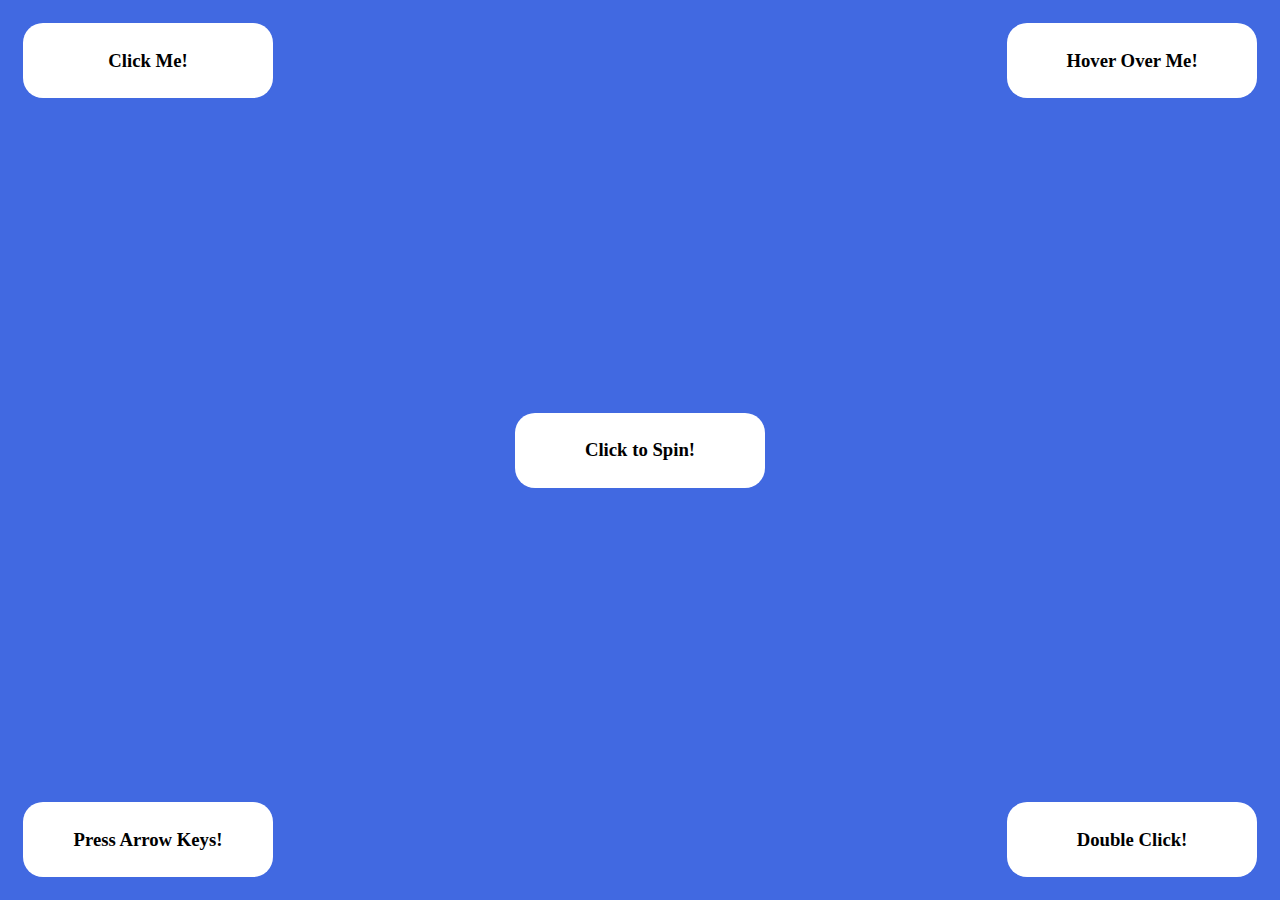
<file: event.html>
<!DOCTYPE html>
<html lang="en">
<head>
    <meta charset="UTF-8">
    <meta name="viewport" content="width=device-width, initial-scale=1.0">
    <title>event</title>
    <link rel="stylesheet" href="css/event.css">
</head>
<body>
    <div class="rectangle click">
        <h3>Click Me!</h3>
    </div>
    <div class="rectangle move">
        <h3>Press Arrow Keys!</h3>
    </div>
    <div class="rectangle spin">
        <h3>Click to Spin!</h3>
    </div>
    <div class="rectangle hover">
        <h3>Hover Over Me!</h3>
    </div>
    <div class="rectangle dblclick">
         <h3>Double Click!</h3>
    </div>
    <script src="js/event.js"></script>
</body>
</html>
</file>
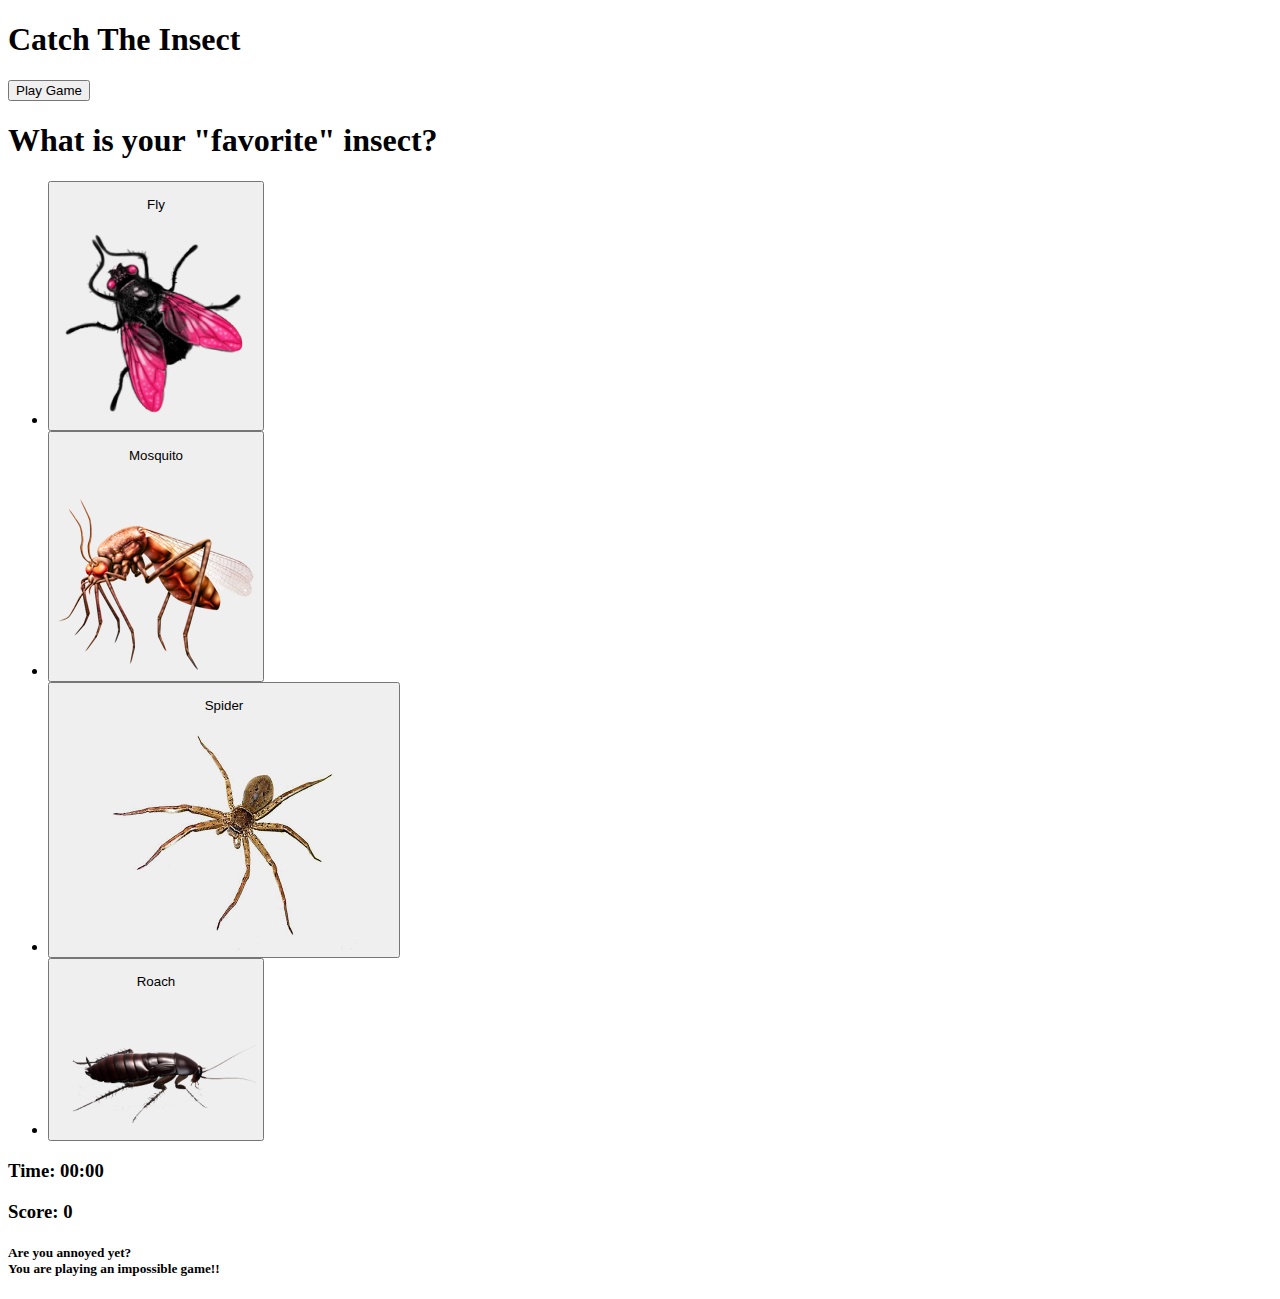
<file: insect.html>
<!DOCTYPE html>
<html lang="en">
<head>
    <meta charset="UTF-8">
    <meta name="viewport" content="width=device-width, initial-scale=1.0">
    <title>Catch The Insect</title>
    <link rel="stylesheet" href="css/insect.css">
</head>
<body>
    <div class="screen up">
        <h1>Catch The Insect</h1>
        <button class="btn" id="start-btn">Play Game</button>
    </div>

    <div class="screen">
        <h1>What is your "favorite" insect?</h1>
        <ul class="insects-list">
            <li>
                <button class="choose-insect-btn">
                    <p>Fly</p>
                    <img src="css/images/Fly.png" alt="Fly">
                </button>
            </li>
             <li>
                <button class="choose-insect-btn">
                    <p>Mosquito</p>
                    <img src="css/images/Mosquito.png" alt="Mosquito">
                </button>
            </li>
             <li>
                <button class="choose-insect-btn">
                    <p>Spider</p>
                    <img src="css/images/spider.png" alt="Spider">
                </button>
            </li>
             <li>
                <button class="choose-insect-btn">
                    <p>Roach</p>
                    <img src="css/images/Roach.png" alt="roach">
                </button>
            </li>
        </ul>
    </div>

    <div class="screen game-container" id="game-container">
        <h3 class="time" id="time">Time: 00:00</h3>
        <h3 id="score" class="score">Score: 0</h3>
        <h5 id="message" class="message">
        Are you annoyed yet? <br>
        You are playing an impossible game!!</h5>
    </div>
</body>
<script src="js/insect.js"></script>
</html>
</file>
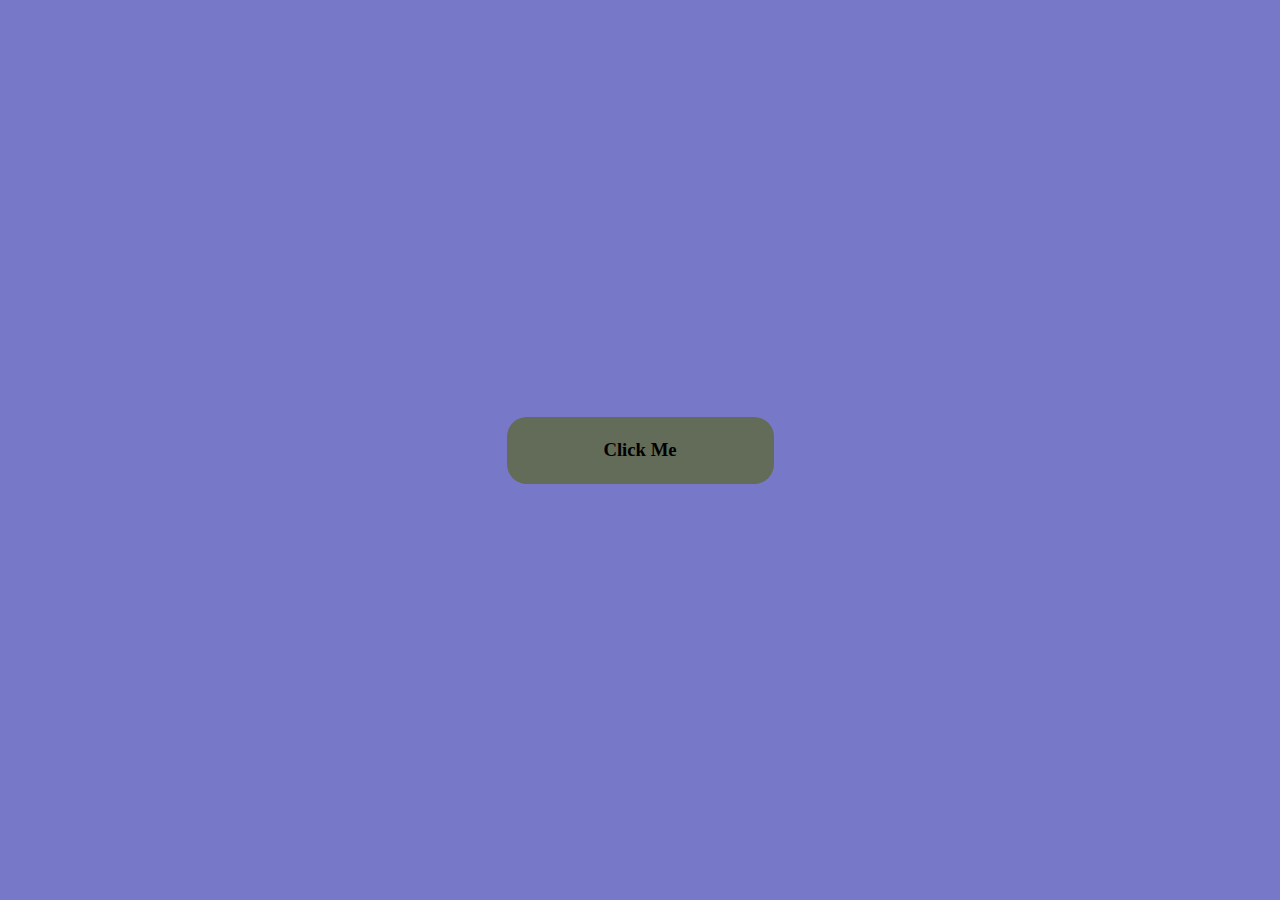
<file: interactive.html>
<!DOCTYPE html>
<html lang="en">
    <head>

        <title>Interactive</title>
        <link rel="stylesheet" href="css/interactive.css">
    </head>
    <body>
        <div class = "rectangle click">
            <h3>Click Me</h3>
        </div>
        <script src="js/interactive.js"></script>

    </body>
</html>
</file>
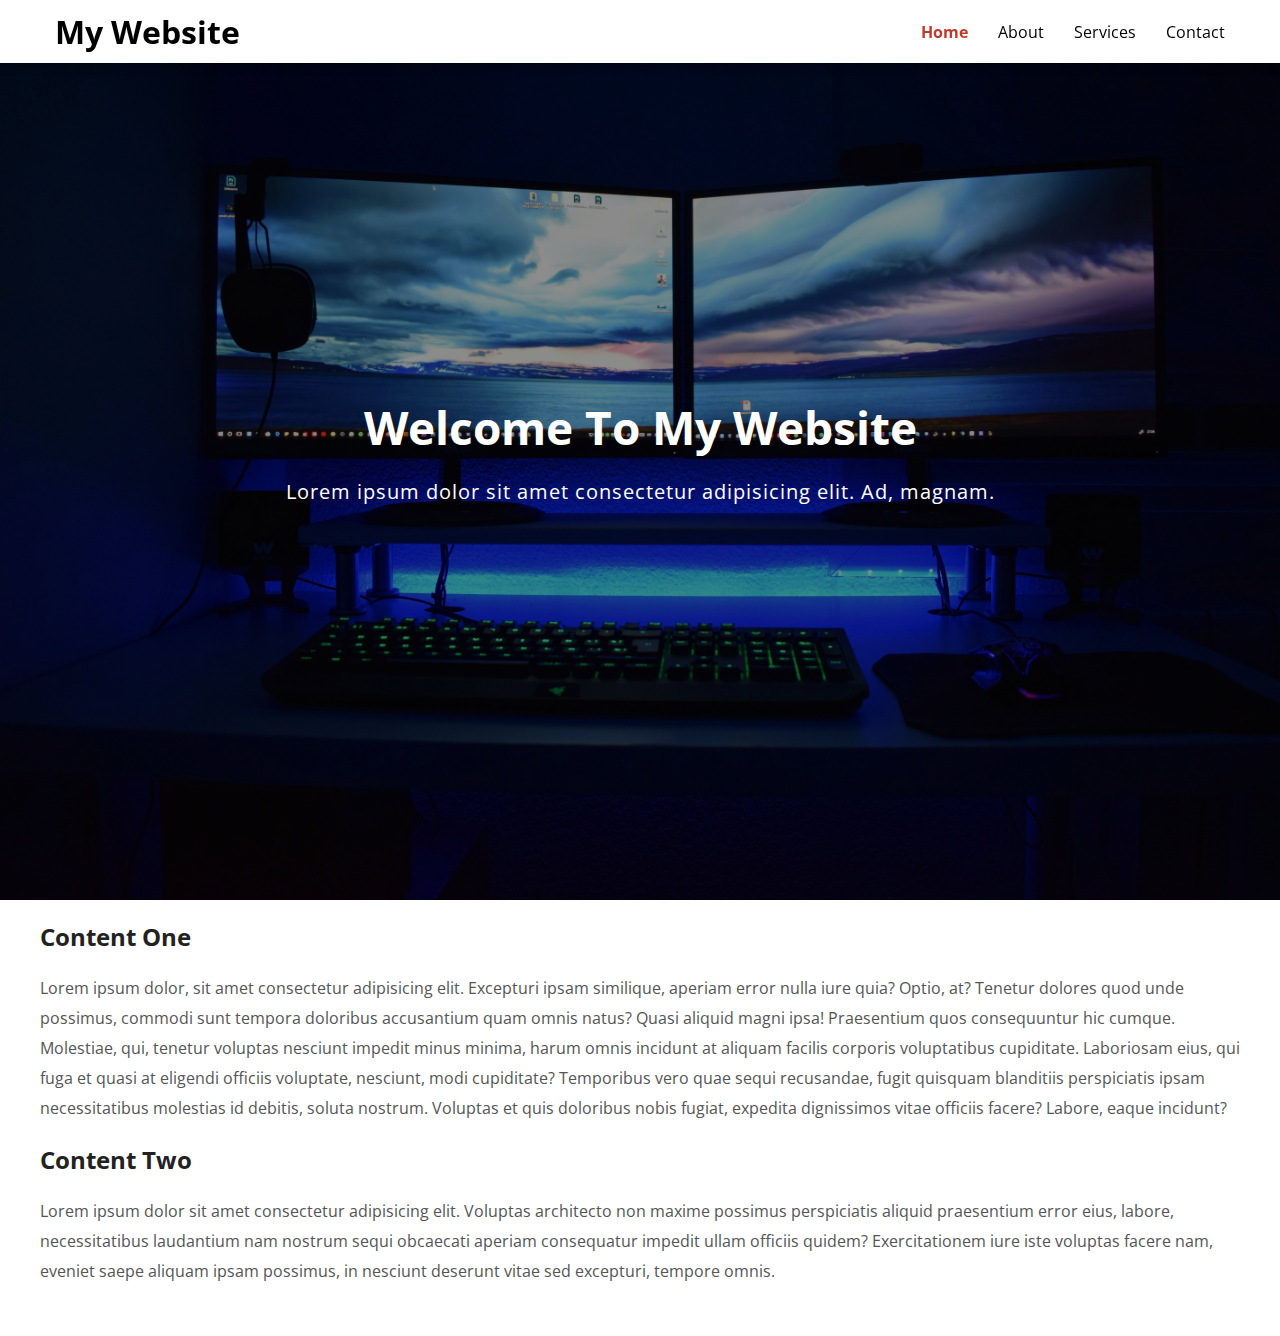
<file: nav.html>
<!DOCTYPE html>
<html lang="en">
<head>
    <title>Nav</title>
    <link rel="stylesheet" href="css/nav.css">
</head>
<body>
<nav class="nav active">
    <div class="container">
        <h1 class="logo"><a href="nav.html">
            My Website</a></h1>
        <ul>
            <li><a href="#" class="current">Home</a></li>
            <li><a href="#">About</a></li>
            <li><a href="#">Services</a></li>
            <li><a href="#">Contact</a></li>
        </ul>
    </div>
</nav>

<div class="hero">
    <div class="container">
        <h1>Welcome To My Website</h1>
        <p>Lorem ipsum dolor sit amet consectetur adipisicing elit. Ad, magnam.</p>
    </div>
</div>

<section class="container content">
    <h2>Content One</h2>
    <p>Lorem ipsum dolor, sit amet consectetur adipisicing elit. Excepturi ipsam similique, aperiam error nulla iure quia? Optio, at? Tenetur dolores quod unde possimus, commodi sunt tempora doloribus accusantium quam omnis natus? Quasi aliquid magni ipsa! Praesentium quos consequuntur hic cumque. Molestiae, qui, tenetur voluptas nesciunt impedit minus minima, harum omnis incidunt at aliquam facilis corporis voluptatibus cupiditate. Laboriosam eius, qui fuga et quasi at eligendi officiis voluptate, nesciunt, modi cupiditate? Temporibus vero quae sequi recusandae, fugit quisquam blanditiis perspiciatis ipsam necessitatibus molestias id debitis, soluta nostrum. Voluptas et quis doloribus nobis fugiat, expedita dignissimos vitae officiis facere? Labore, eaque incidunt?</p>

    <h3>Content Two</h3>
    <p>Lorem ipsum dolor sit amet consectetur adipisicing elit. Voluptas architecto non maxime possimus perspiciatis aliquid praesentium error eius, labore, necessitatibus laudantium nam nostrum sequi obcaecati aperiam consequatur impedit ullam officiis quidem? Exercitationem iure iste voluptas facere nam, eveniet saepe aliquam ipsam possimus, in nesciunt deserunt vitae sed excepturi, tempore omnis.</p>
</section>
</body>
<script src="js/nav.js"></script>
</html>
</file>
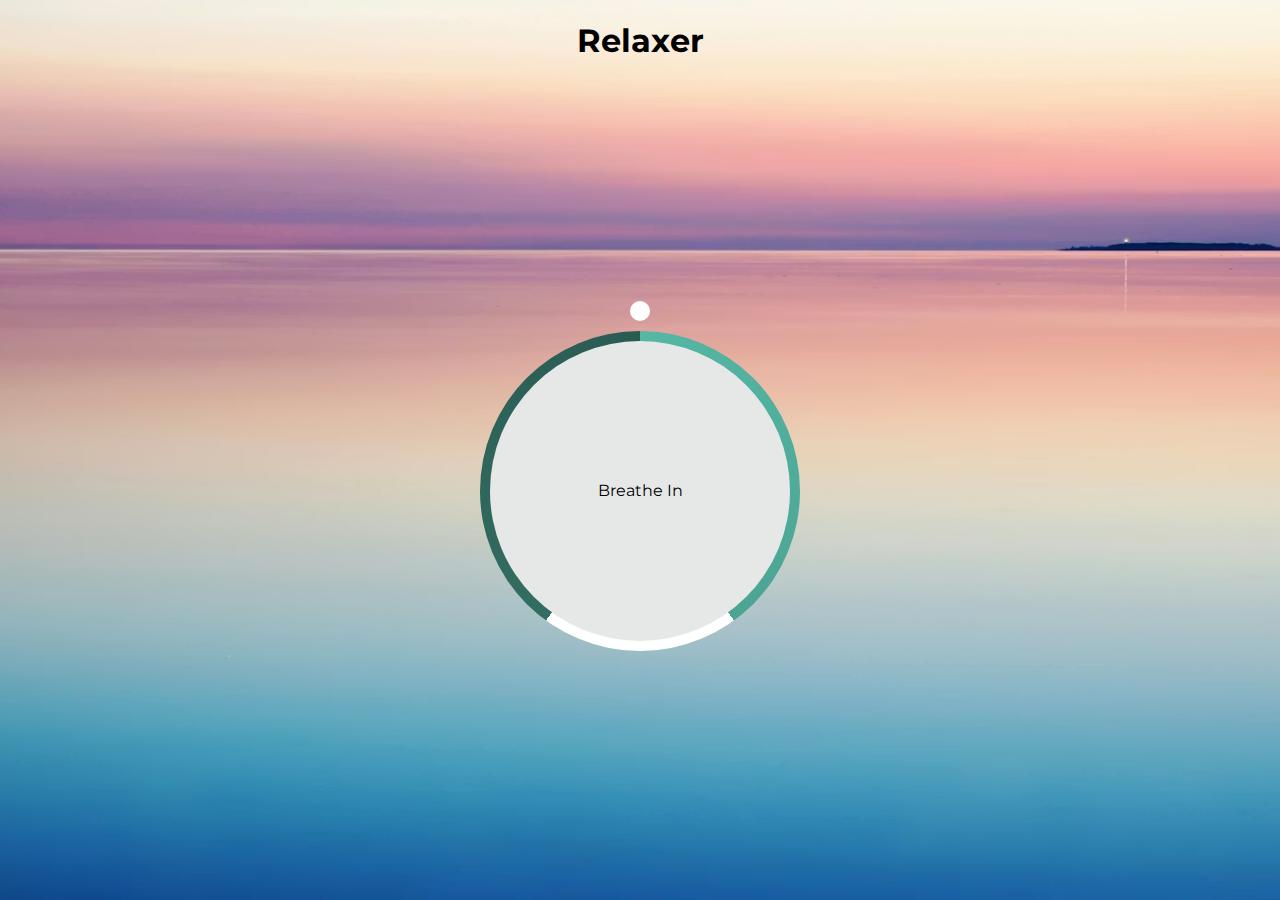
<file: relaxer.html>
<!DOCTYPE html>
<html lang="en">
<head>
    <meta charset="UTF-8">
    <meta name="viewport" content="width=device-width, initial-scale=1.0">
    <title>Relaxer</title>
    <link rel="stylesheet" href="css/relaxer.css">
</head>
<body>
    <h1>Relaxer</h1>

    <div class="container" id="container">
        <div class="circle"></div>

        <p id="text">Breathe In</p>
        <div class="pointer-container">
            <span class="pointer"></span>
        </div>

        <div class="gradient-circle"></div>
    </div>

</body>
</html>
</file>
<file: css/event.css>
* {
    box-sizing: border-box;
}

body {
    display: flex;
    height: 100vh;
    align-items: center;
    justify-content: center;
    margin: 0;
    background: royalblue;
}

.rectangle {
    height: 75px;
    width: 250px;
    background: white;
    margin: 3px;
    border-radius: 20px;
    display: flex;
    justify-content: center;
    align-items: center;
}

.click {
    position: absolute;
    top: 20px;
    left: 20px;
    cursor: pointer;
}

.move {
    position: absolute;
    bottom: 20px;
    left: 20px;
}


.dblclick {
    position: absolute;
    bottom: 20px;
    right: 20px
}

.hover {
    position: absolute;
    top: 20px;
    right: 20px;

}

.start {
    animation: spin 1s linear infinite;
}

@keyframes spin {
    from {
        transform: rotate(0deg);
    }
    to {
        transform: rotate(360deg);
    }
}

@keyframes movearound {
    0% {
        
    }
    25% {

    }
    50% {

    }
    75% {

    }
    100% {

    }
}
</file>
<file: css/insect.css>
cd
</file>
<file: css/interactive.css>
* {
    box-sizing: border-box;
}

body {
    display: flex;
    height: 100vh;
    align-items: center;
    justify-content: center;
    margin: 0;
    background: rgb(120, 120, 200);
}

.rectangle {
    height: 67px;
    width: 267px;
    background: rgb(99, 107, 89);
    margin: 3px;
    border-radius: 20px;
    display: flex;
    justify-content: center;
    align-items: center;
}

.start {
    animation: spin 3s linear infinite;
}

@keyframes spin {
    from {
        transform: rotate(0deg) translateX(200px);
    }
    to {
        transform: rotate(720deg) translateX(200px);
    }
}
</file>
<file: css/nav.css>
@import url('https://fonts.googleapis.com/css2?family=Open+Sans:ital,wght@0,300..800;1,300..800&family=Roboto:ital,wght@0,100..900;1,100..900&display=swap');

* {
    box-sizing: border-box;
    margin: 0;
    padding: 0;
}

body {
    color: #222;
    padding-bottom: 50px;
    font-family: "Open Sans", sans-serif;
}

.container {
    max-width: 1200px;
    margin: 0 auto;
}

.hero {
    background-image: url(images/computer.jpg);
    background-repeat: no-repeat;
    background-size: cover;
    background-position: bottom-center;
    height: 100vh;
    color: white;
    display: flex;
    justify-content: center;
    align-items: center;
    text-align: center;
    position: relative;
    margin-bottom: 20px;
    z-index: -2;
}

.hero::before {
    content: '';
    position: absolute;
    top: 0;
    left: 0;
    width: 100%;
    height: 100%;
    background-color: rgba(0,0,0,0.45);
    z-index: -1;
}

.hero h1 {
    font-size: 46px;
    margin: 0 0 20px;
}

.hero p {
    font-size: 20px;
    letter-spacing: 1px;
}

.content h2, .content h3 {
    font-size: 150%;
    margin: 20px 0;
}

.content p {
    color: #555;
    line-height: 30px;
    letter-spacing: 1.2 px;
}

.nav {
    position: fixed;
    background-color: #222;
    top: 0;
    left: 0;
    right: 0;
    transition: all 0.3s ease-in-out;
}

.nav .container {
    display: flex;
    justify-content: space-between;
    align-items: center;
    padding: 20px 0;
    transition: all 0.3s ease-in-out;
}

.nav ul {
    display: flex;
    list-style-type: none;
    align-items: center;
    justify-content: center;
}

.nav a {
    color: white;
    text-decoration: none;
    padding: 7px 15px;
    transition: all 0.3s ease-in-out;
}

.nav.active {
    background-color: white;
    box-shadow: 0 2px 10px rgba(0,0,0,0.3);
}

.nav.active a {
    color: black;
}

.nav.active .container {
    padding: 10px 0;
}

.nav a.current,
.nav a:hover {
    color: rgb(192,57,43);
    font-weight: bold;
}
</file>
<file: css/relaxer.css>
@import url('https://fonts.googleapis.com/css2?family=Montserrat:ital,wght@0,100..900;1,100..900&family=Ubuntu:ital,wght@0,300;0,400;0,500;0,700;1,300;1,400;1,500;1,700&display=swap');

* {
    box-sizing: border-box;
}

body {
    background: url('images/ocean.avif') no-repeat center center/cover;
    margin: 0;
    min-height: 100vh;
    color: black;
    font-family: 'Montserrat', sans-serif;
    display: flex;
    flex-direction: column;
    align-items: center;
}

.container {
    display: flex;
    align-items: center;
    justify-content: center;
    margin: auto;
    height: 300px;
    width: 300px;
    position: relative;
}

.circle {
    background-color: #e6e8e8;
    height: 100%;
    width: 100%;
    position: absolute;
    top: 0;
    left: 0;
    z-index: -1;
    border-radius: 50%;
}

.gradient-circle {
    background: conic-gradient(
        #55b7a4 0%,
        #4ca493 40%,
        #ffffff 40%,
        #ffffff 60%,
        #336d62 60%,
        #2a5b52 100%
    );
    height: 320px;
    width: 320px;
    z-index: -2;
    border-radius: 50%;
    position: absolute;
    top: -10;
    left: 10;
}

.pointer {
    background-color: white;
    height: 20px;
    width: 20px;
    border-radius: 50%;
    display: block;
}

.pointer-container {
    position: absolute;
    top: -40px;
    left: 140px;
    width: 20px;
    height: 190px;
    animation: rotate 7.5s linear infinite;
    transform-origin: bottom center;
}

@keyframes rotate {
    from {
        transform: rotate(0deg);
    }
    to {
        transform: rotate(360deg);
    }
}

.container.grow {
    animation: grow 3s linear forwards;
}

@keyframes grow {
    from {
        transform: scale(1);
    }
    to {
        transform: scale(1.2);
    }
}


.container.shrink {
    animation: shrink 3s linear forwards;
}

@keyframes shrink {
    from {
        transform: scale(1.2);
    }
    to {
        transform: scale(1);
    }
}
</file>
